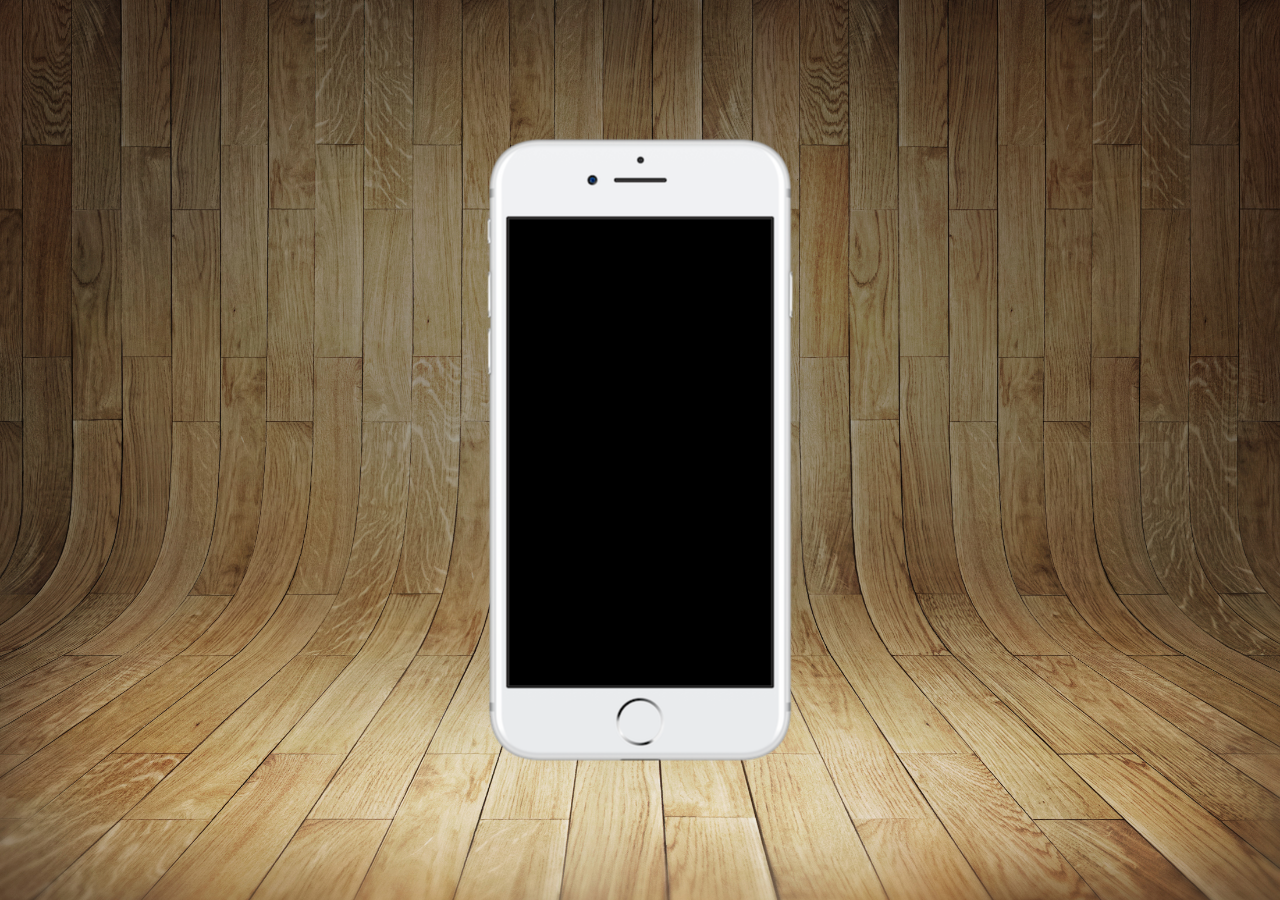
<file: index.html>
<!DOCTYPE html>
<html lang="pt-br">
<head>
    <meta charset="UTF-8">
    <meta name="viewport" content="width=device-width, initial-scale=1.0">
        <link rel="shortcut icon" href="favicon.ico" type="image/x-icon">
        <link rel="stylesheet" href="estilos/style.css">
    <title>meu site</title>
</head>
<body>
    <main>
        <section id="telefone">

        </section>
        <section id="redes-sociais">

        </section>
    </main>
</body>
</html>
</file>
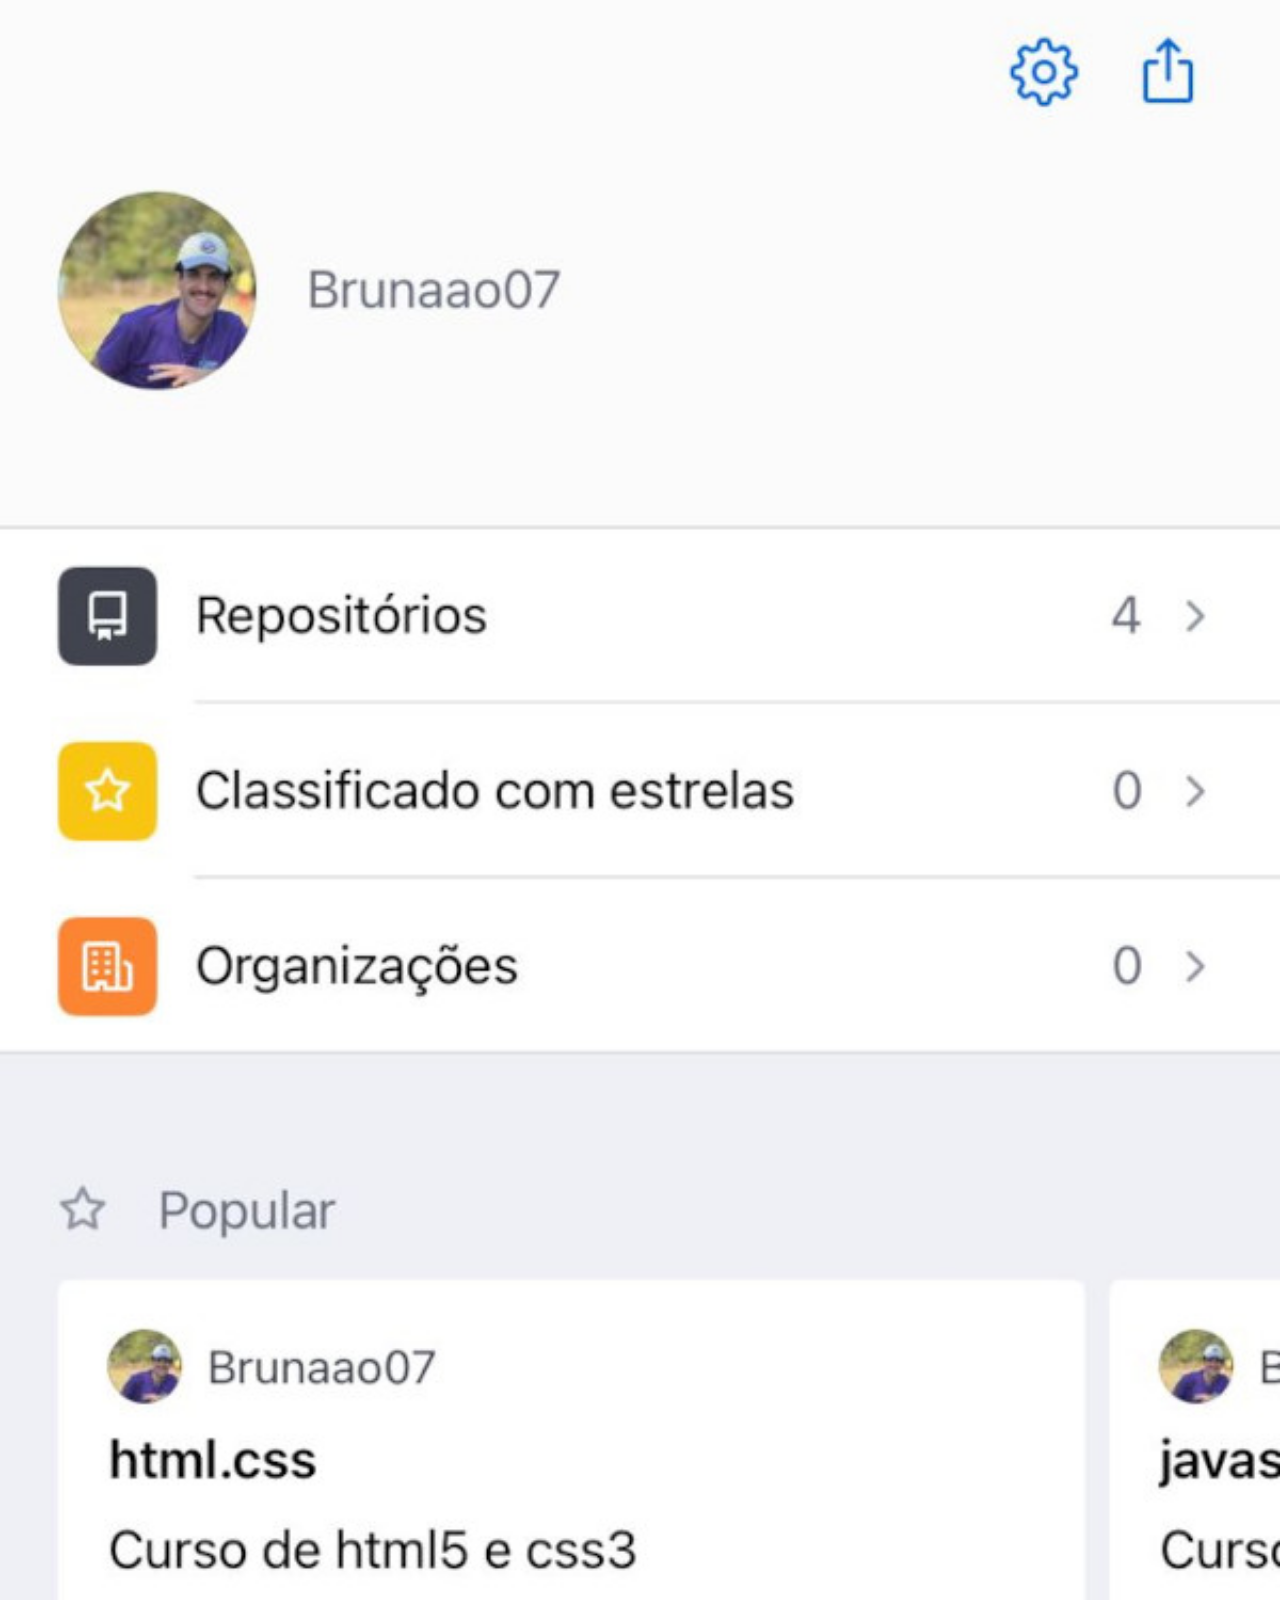
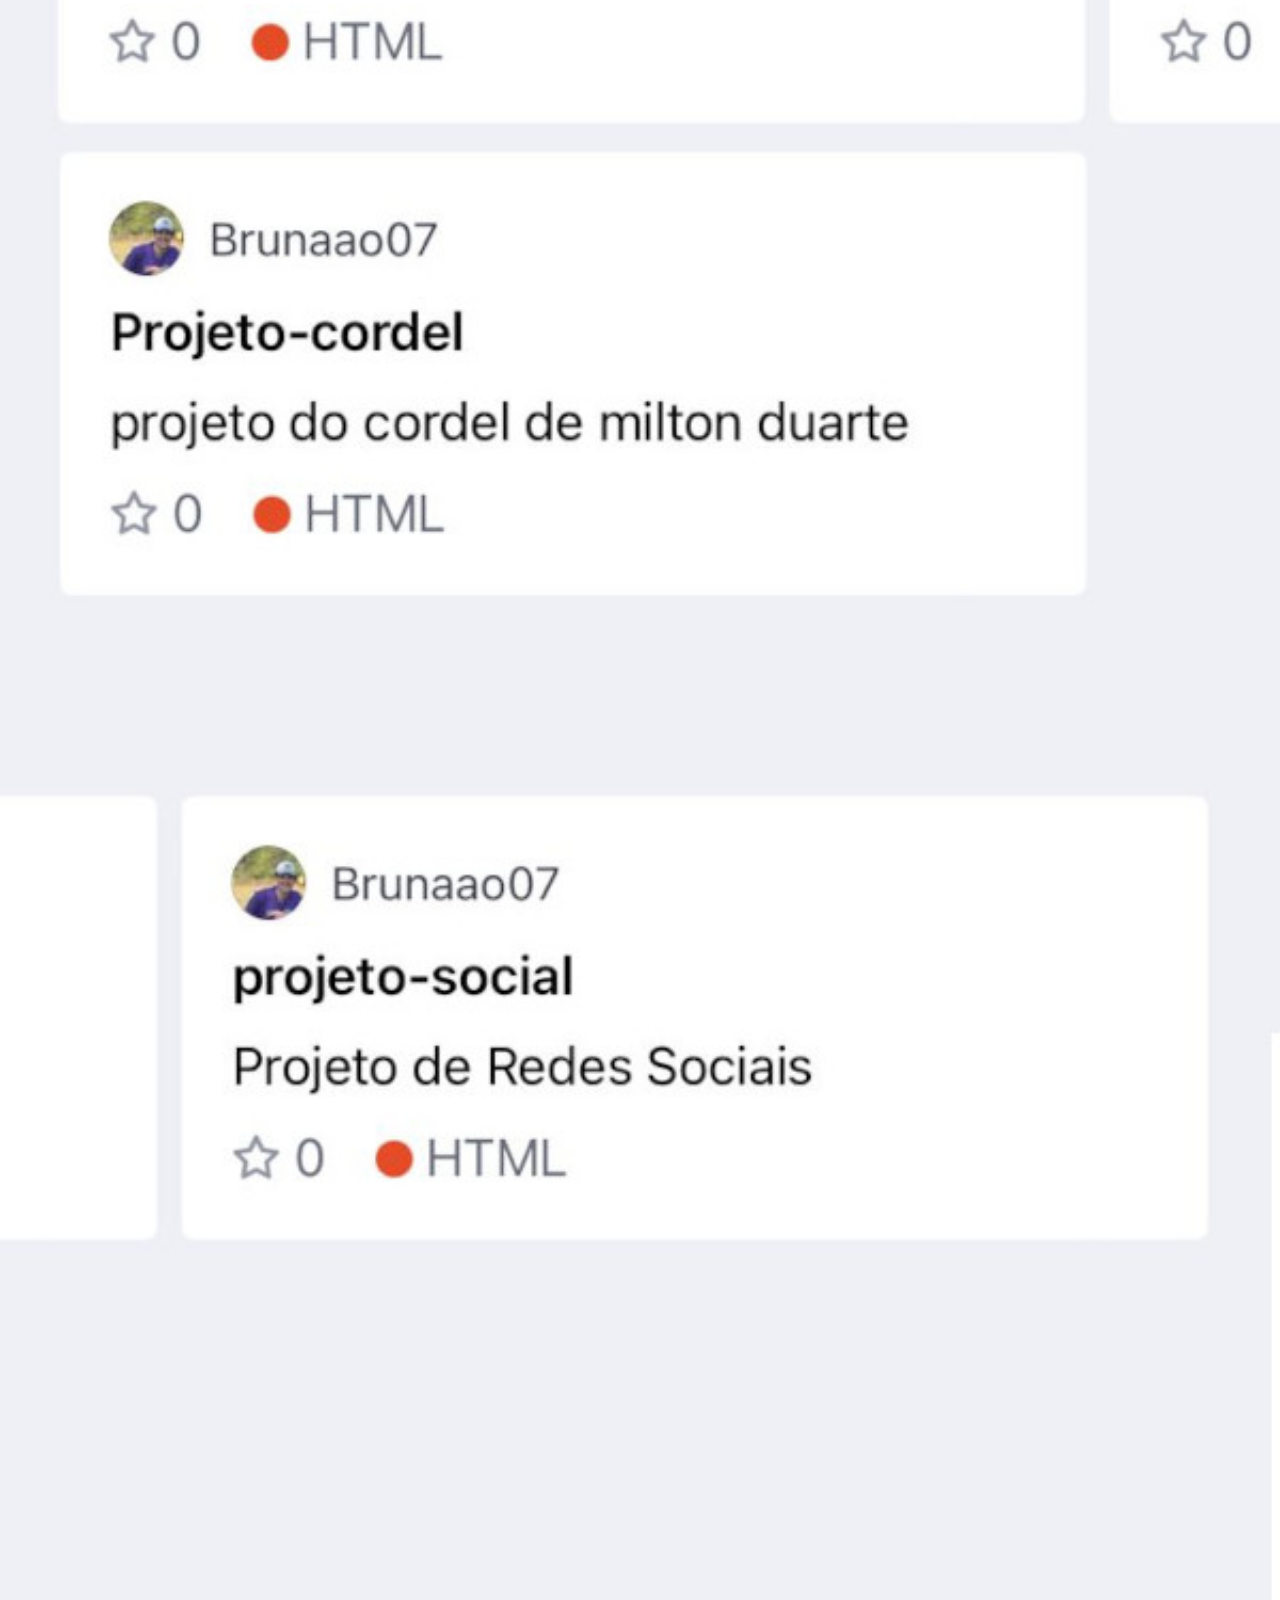
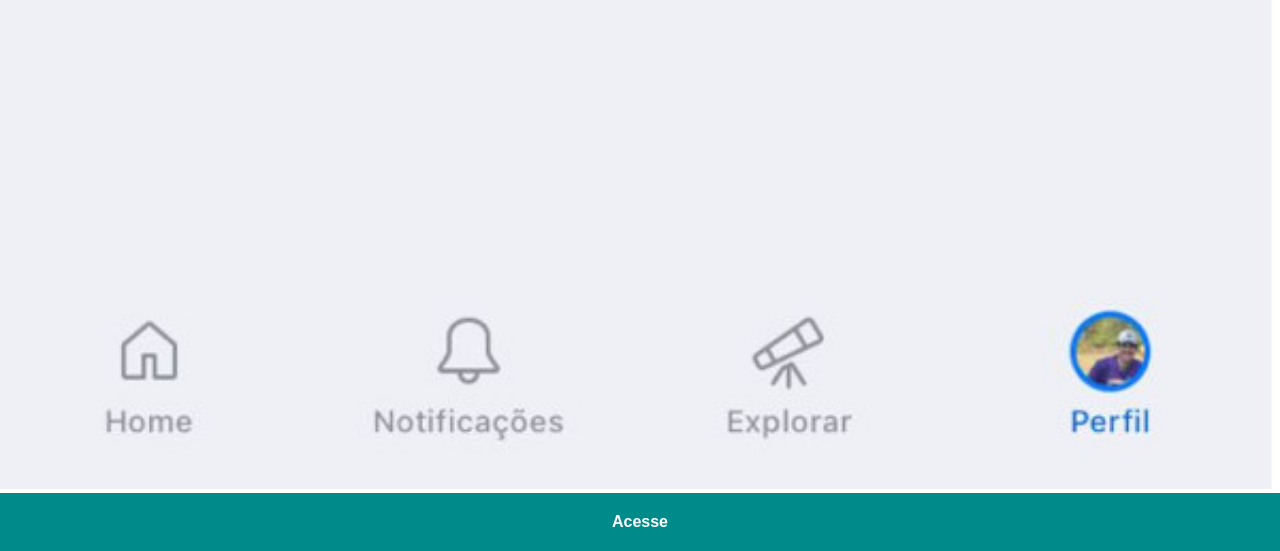
<file: github.html>
<!DOCTYPE html>
<html lang="pt-br">
<head>
    <meta charset="UTF-8">
    <meta name="viewport" content="width=device-width, initial-scale=1.0">
    <title>Github</title>
    <style>
        *{
            margin: 0px;
            padding: 0px;
            font-family: Arial, Helvetica, sans-serif;
        }

        ::-webkit-scrollbar {
            width: 0px;
            height: 0px;
        }

        img {
            width: 100vw;
        }

        a{
            display: block;
            background-color: darkcyan;
            color: white;
            padding: 20px;
            text-align: center;
            font-weight: bolder;
            text-decoration: none;
        }

        a:hover{
            background-color: cyan;
        }
    </style>
</head>
<body>
    <img src="imagens/tela-github.jpg" alt="Github">
    <a href="https://github.com/Brunaao07">Acesse</a>
</body>
</html>
</file>
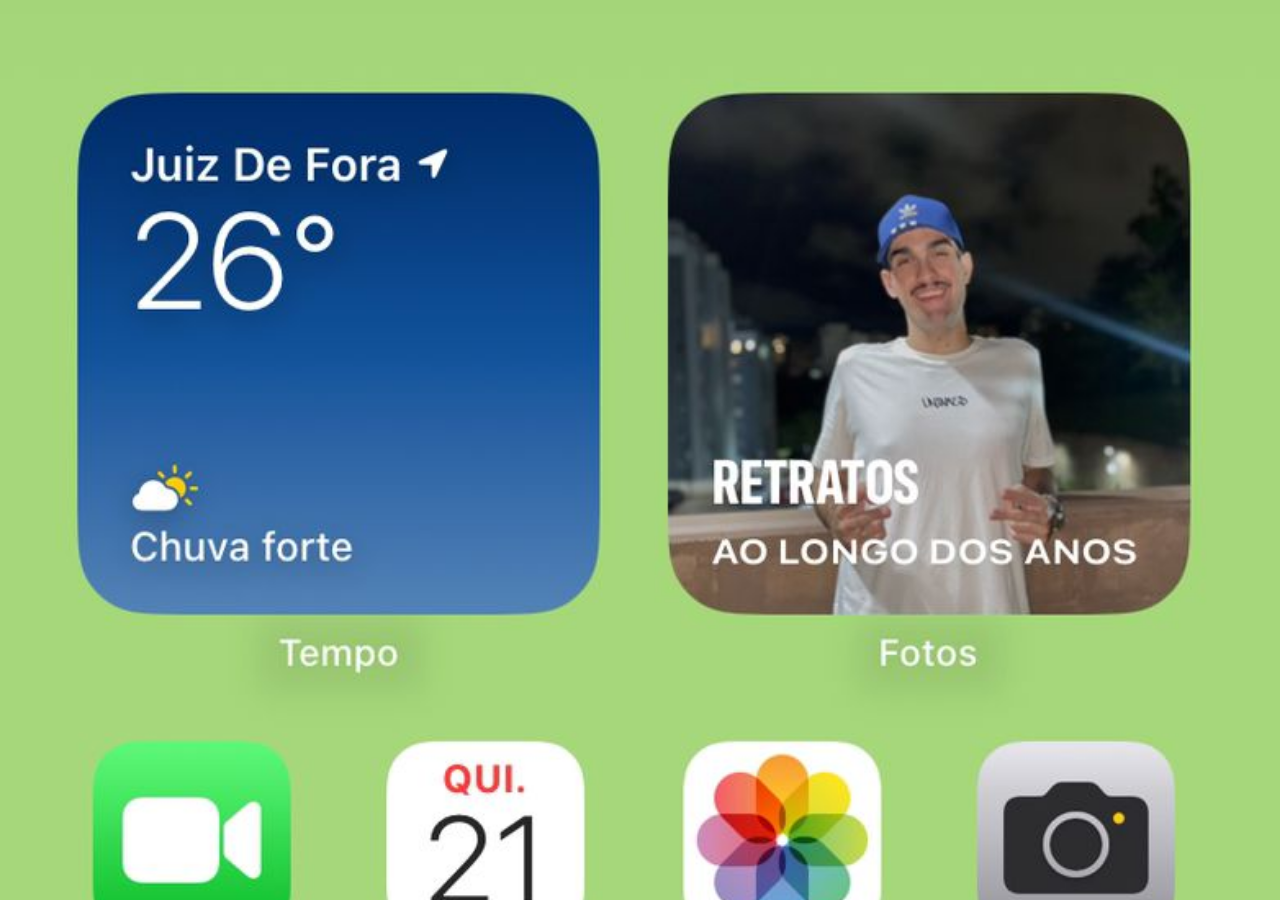
<file: home.html>
<!DOCTYPE html>
<html lang="pt-br">
<head>
    <meta charset="UTF-8">
    <meta name="viewport" content="width=device-width, initial-scale=1.0">
    <title>home</title>
</head>
<body>
    <style>
        *{
            margin: 0px;
            padding: 0px;
        }

        body{
            width: 100vw;
            height: 100vh;
            background: black url(imagens/tela-home.jpg) no-repeat top center;
            background-size: cover;
        }
    </style>
</body>
</html>
</file>
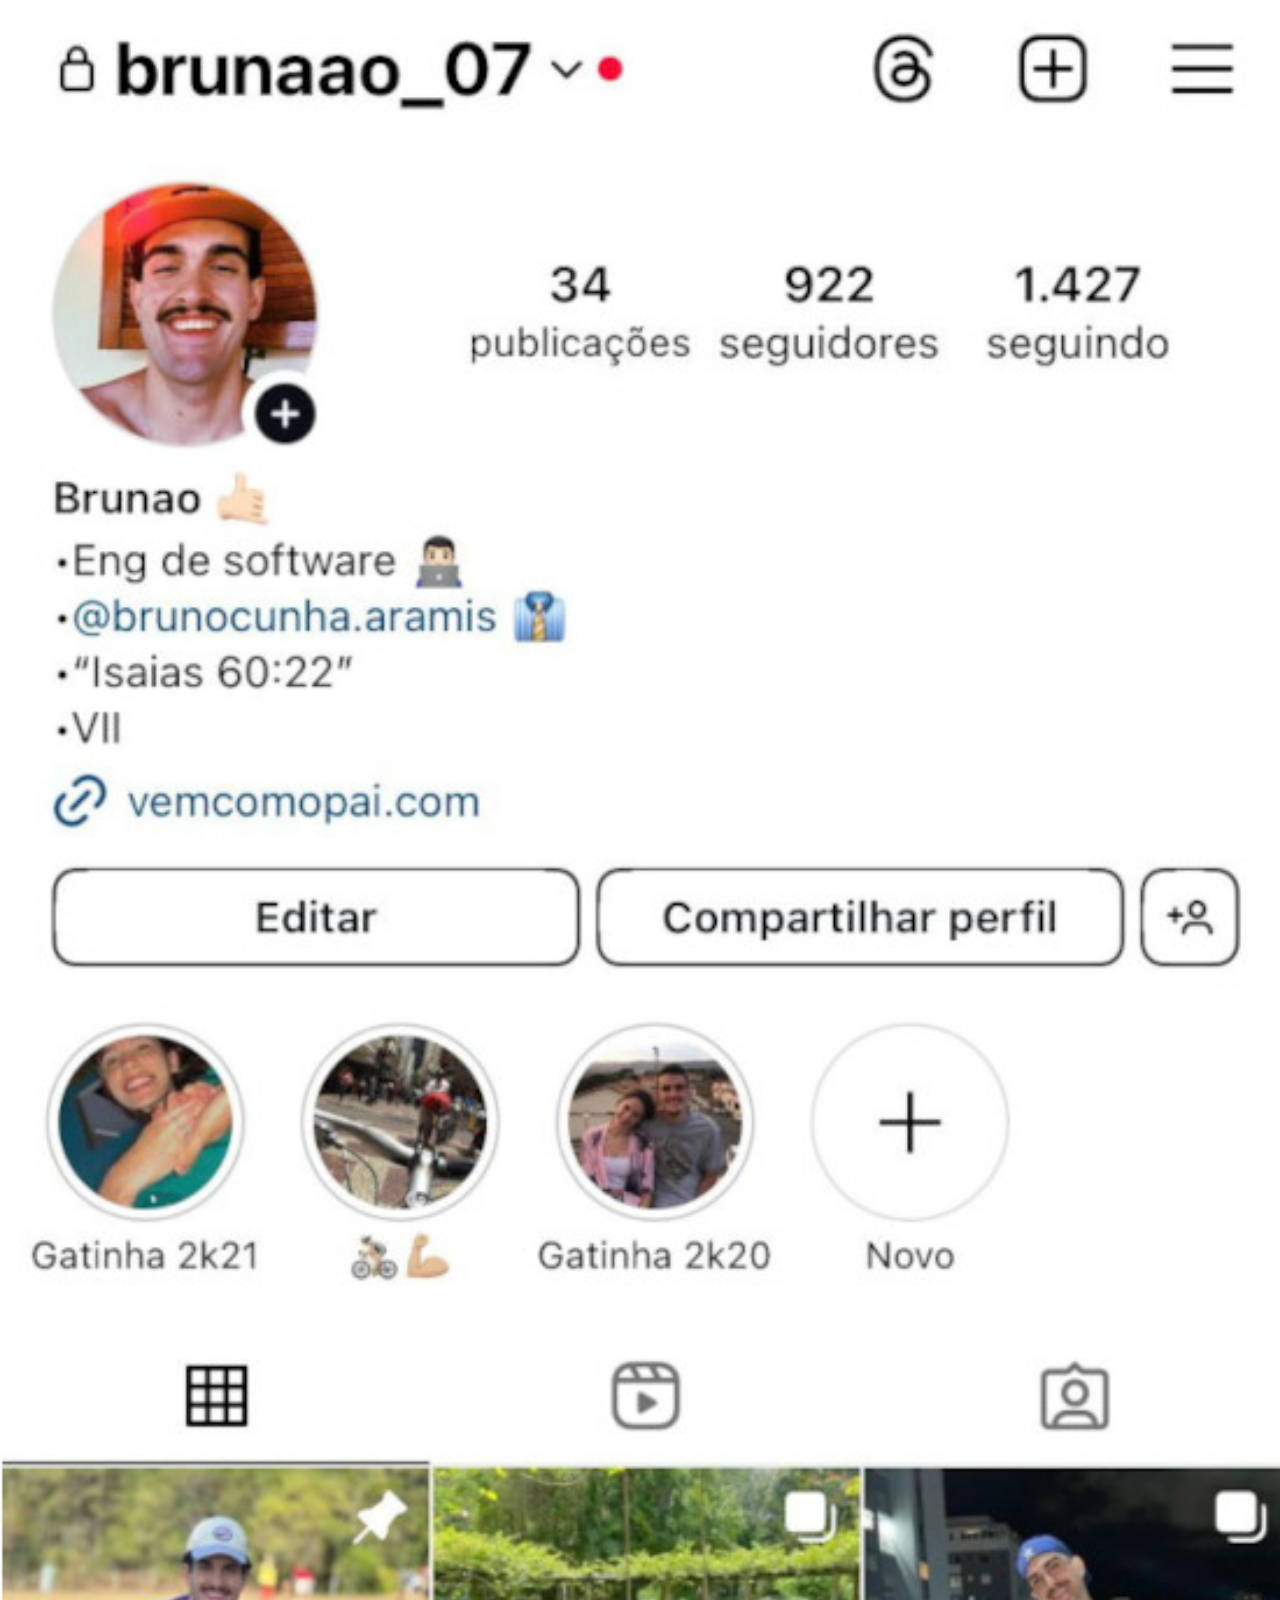
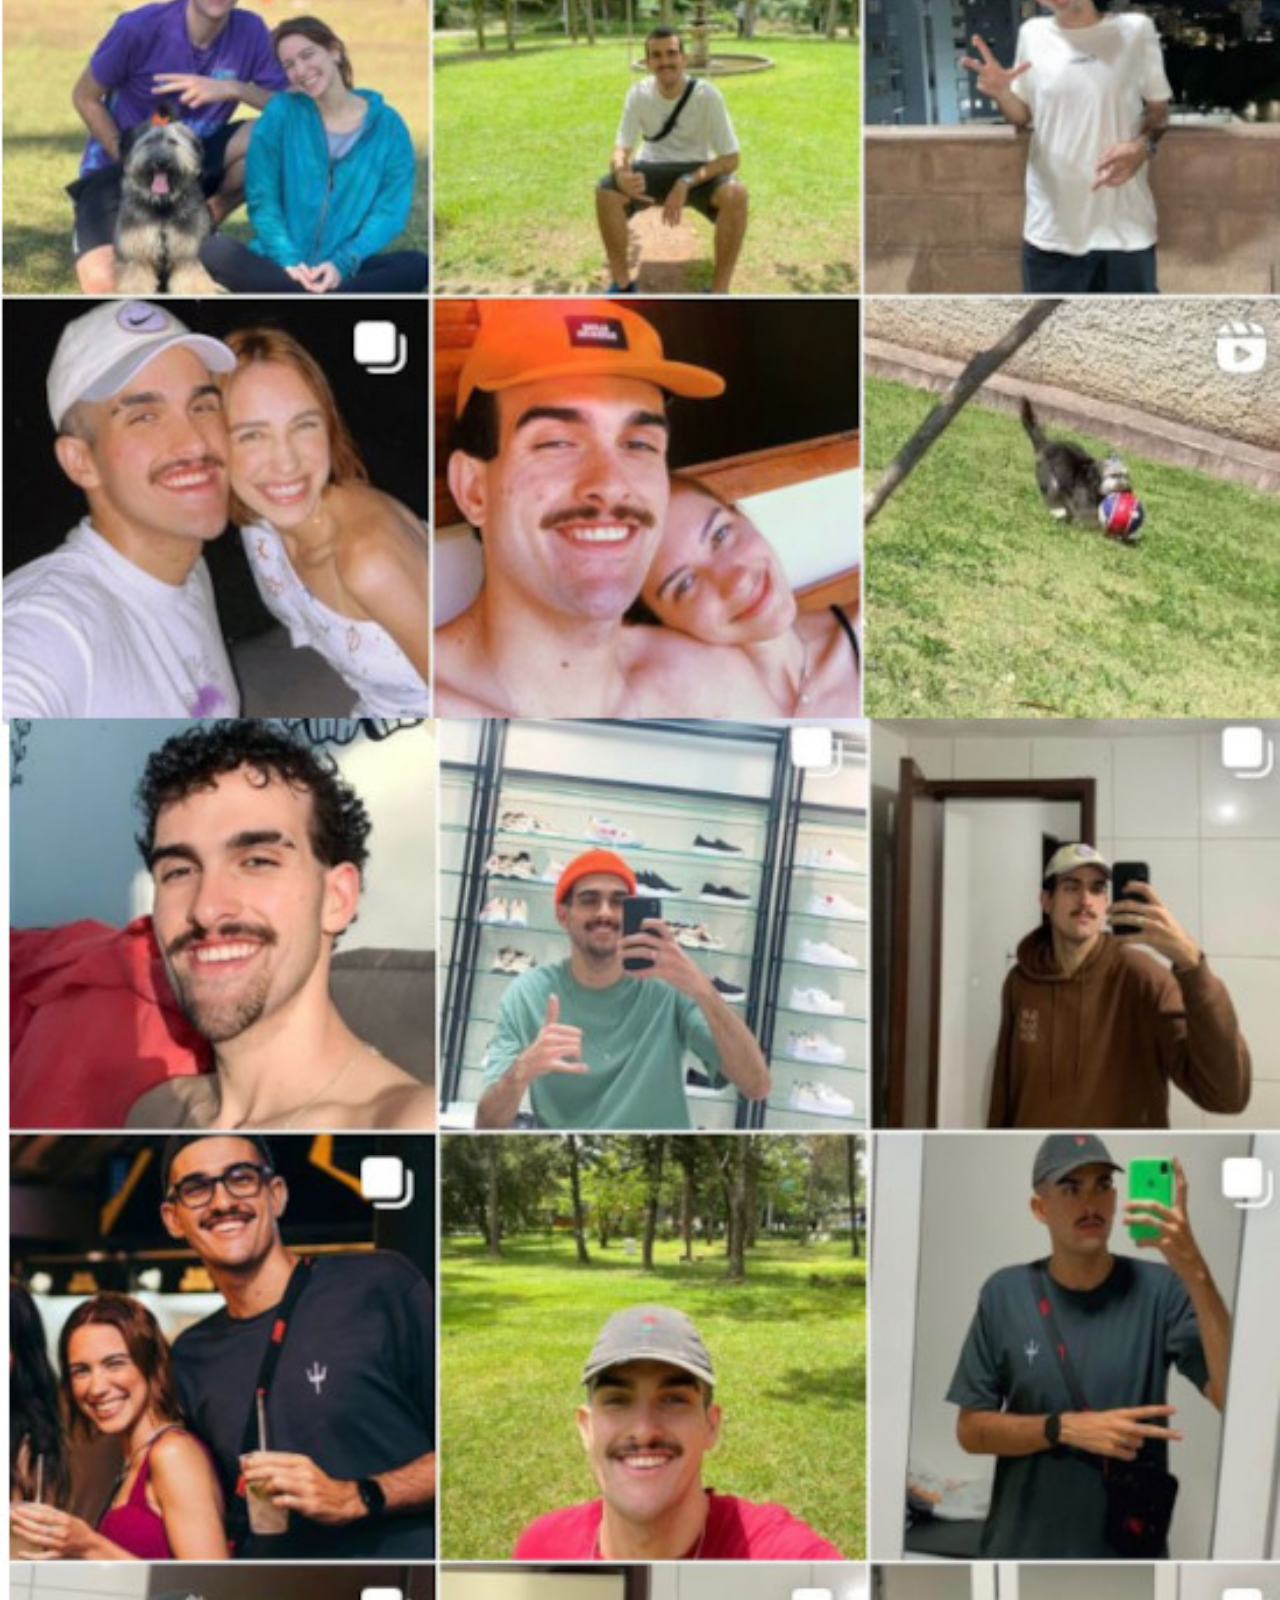
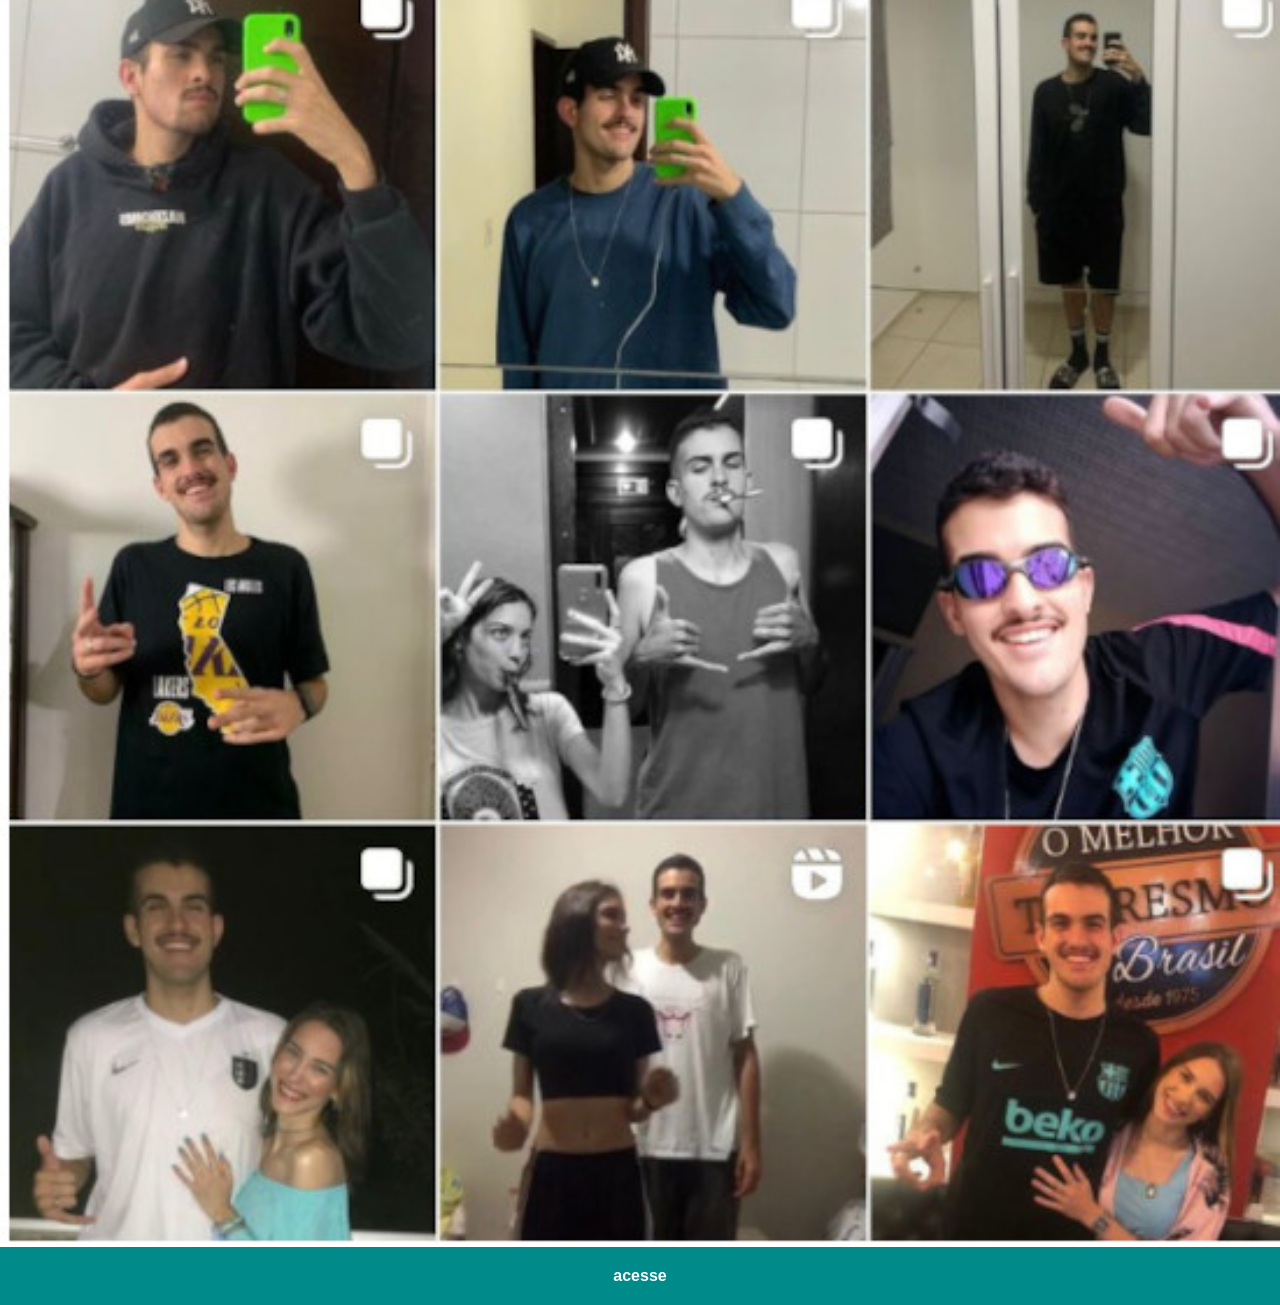
<file: instabruno.html>
<!DOCTYPE html>
<html lang="pt-br">
<head>
    <meta charset="UTF-8">
    <meta name="viewport" content="width=device-width, initial-scale=1.0">
    <title>insta bruno</title>
    <style>
        *{
            margin: 0px;
            padding: 0px;
            font-family: Arial, Helvetica, sans-serif;
        }

        ::-webkit-scrollbar {
            width: 0px;
            height: 0px;
        }

        img {
            width: 100vw;
        }

        a{
            display: block;
            background-color: darkcyan;
            color: white;
            padding: 20px;
            text-align: center;
            font-weight: bolder;
            text-decoration: none;
        }

        a:hover{
            background-color: cyan;
        }
    </style>
</head>
<body>
    <img src="imagens/tela-instabruno.jpg" alt="insta bruno">
    <a href="https://www.instagram.com/brunaao_07/">acesse</a>
</body>
</html>
</file>
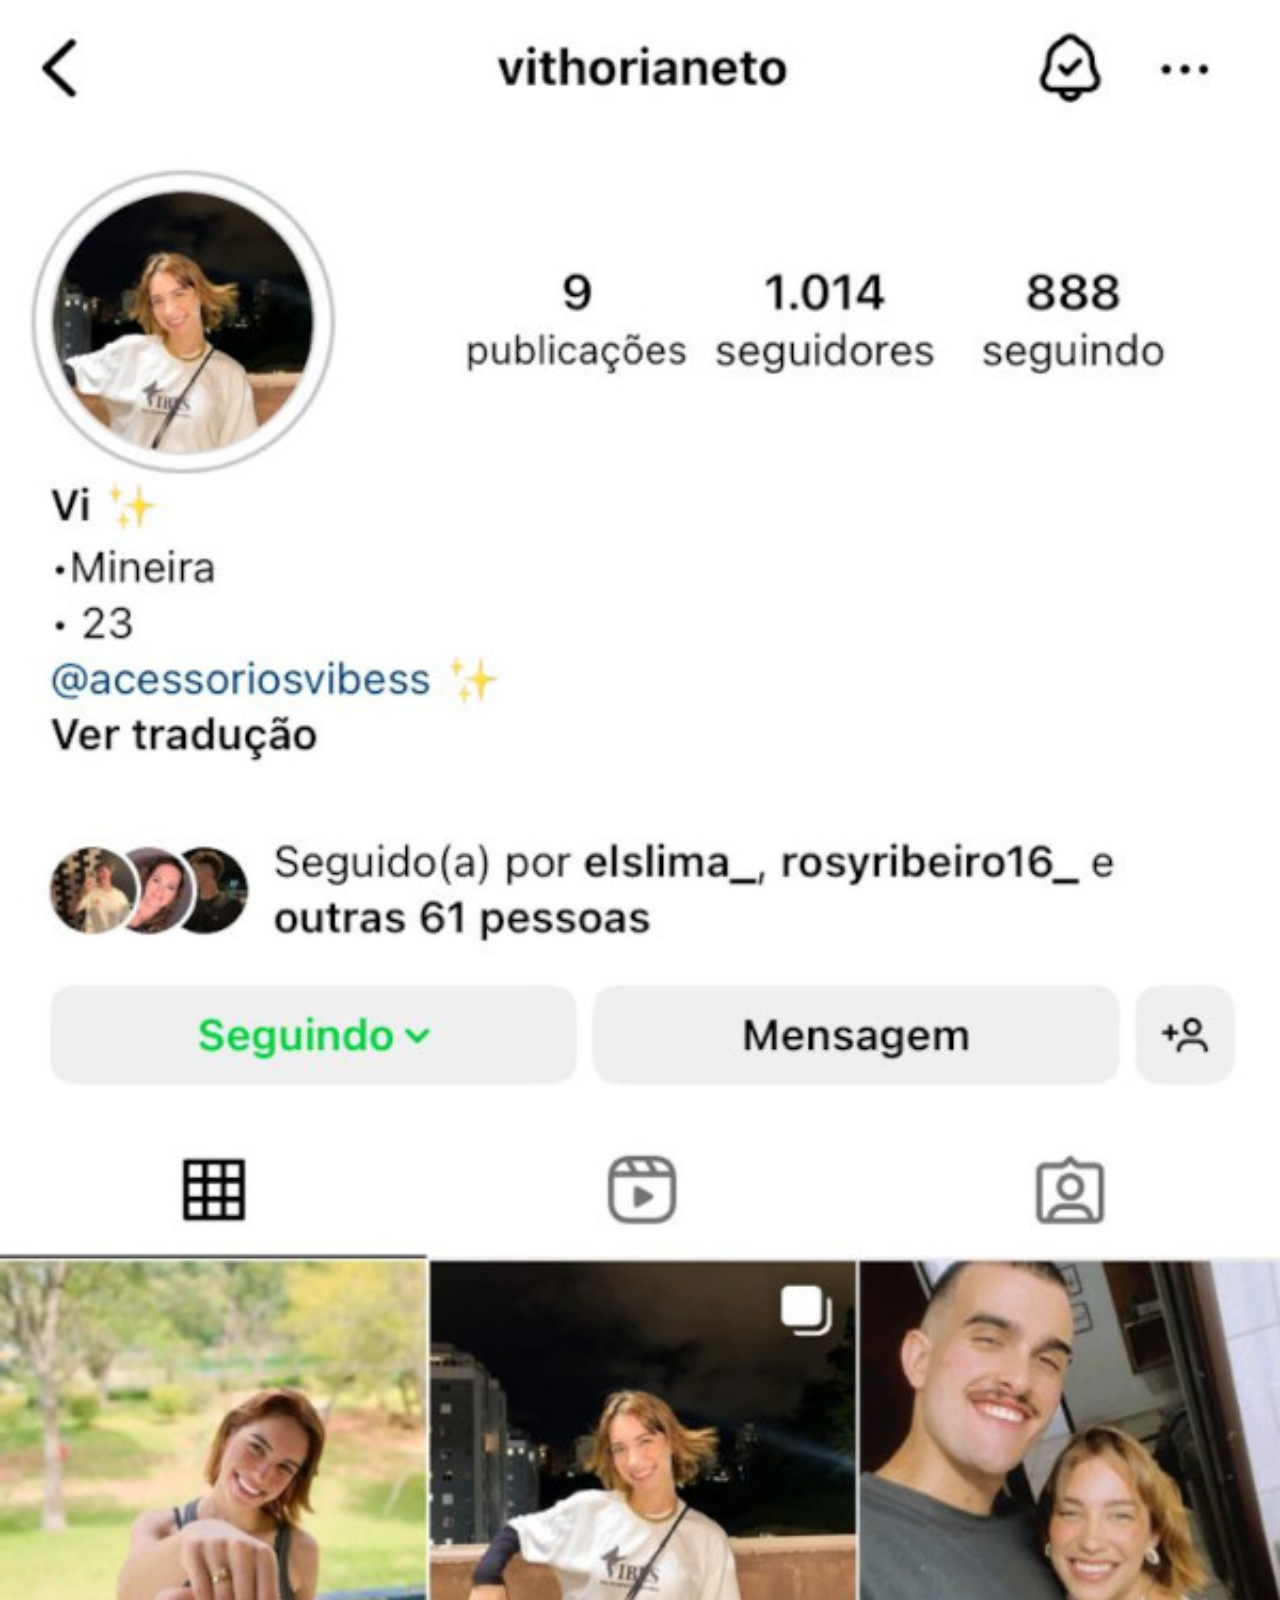
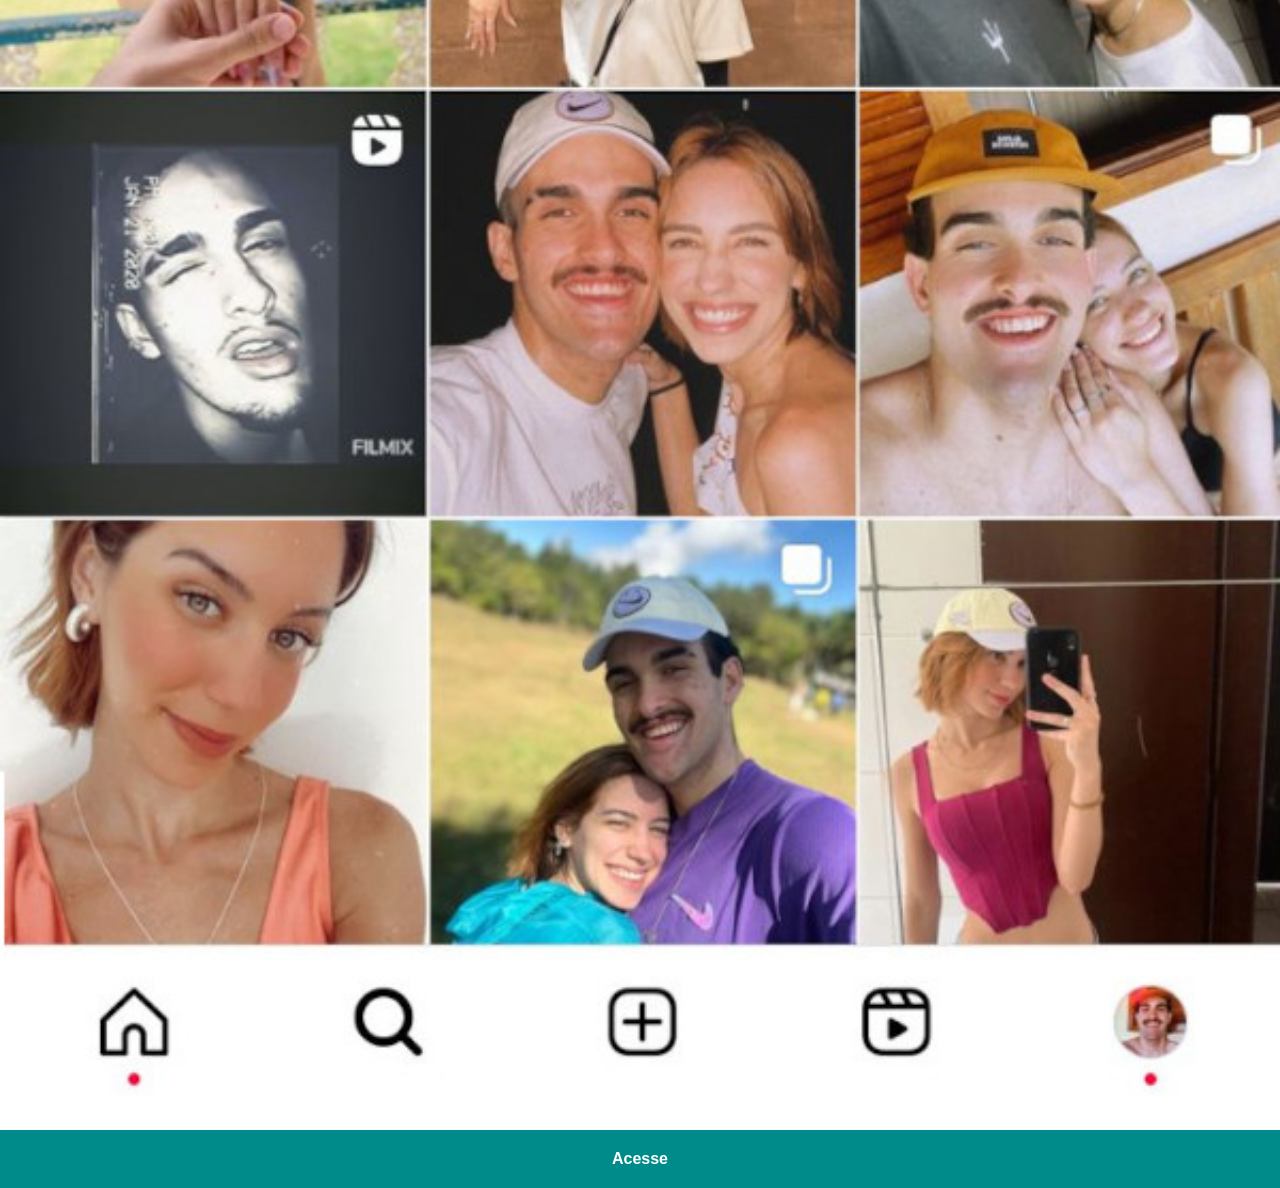
<file: instagram.html>
<!DOCTYPE html>
<html lang="pt-br">
<head>
    <meta charset="UTF-8">
    <meta name="viewport" content="width=device-width, initial-scale=1.0">
    <title>instagram</title>
    <style>
        *{
            margin: 0px;
            padding: 0px;
            font-family: Arial, Helvetica, sans-serif;
        }

        ::-webkit-scrollbar {
            width: 0px;
            height: 0px;
        }

        img {
            width: 100vw;
        }

        a{
            display: block;
            background-color: darkcyan;
            color: white;
            padding: 20px;
            text-align: center;
            font-weight: bolder;
            text-decoration: none;
        }

        a:hover{
            background-color: cyan;
        }
    </style>
</head>
<body>
    <img src="imagens/tela-instavi.jpg" alt="instagram vi">
    <a href="https://www.instagram.com/vithorianeto/" target="_blank">Acesse</a>
</body>
</html>
</file>
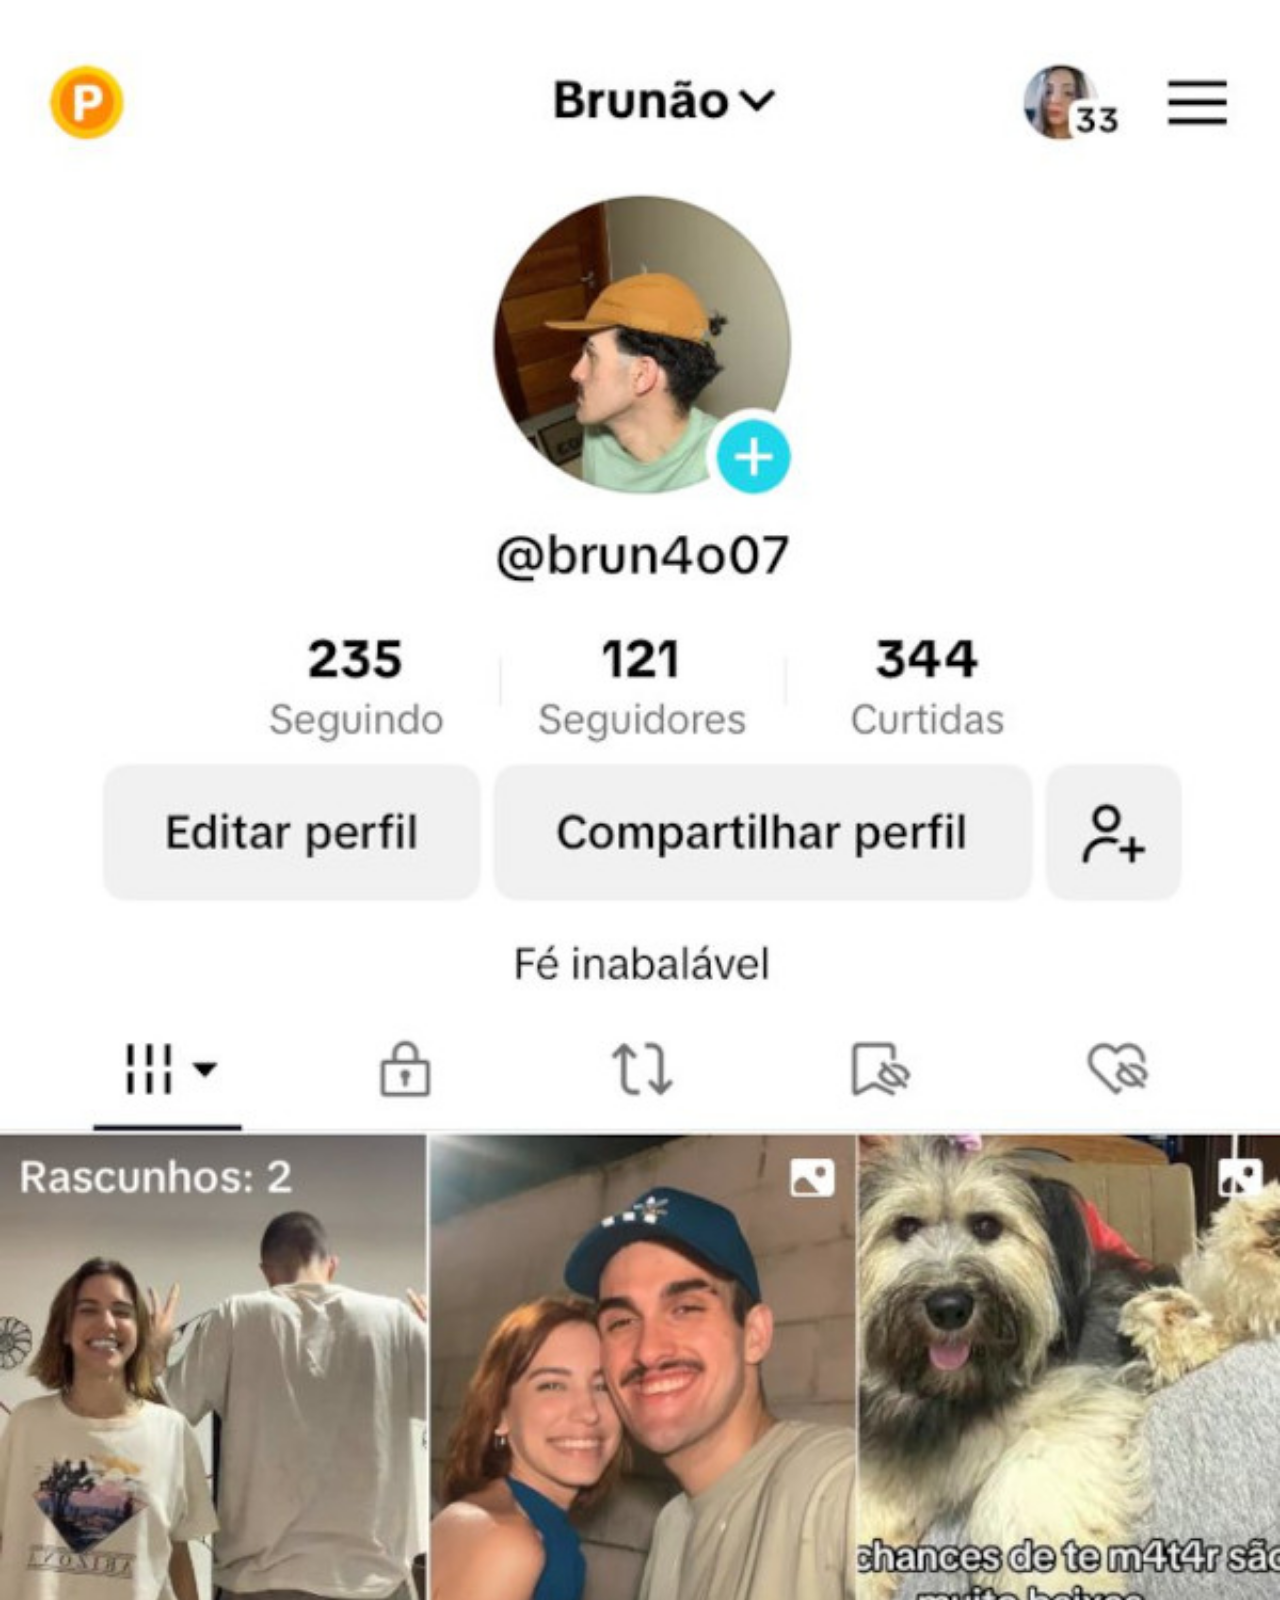
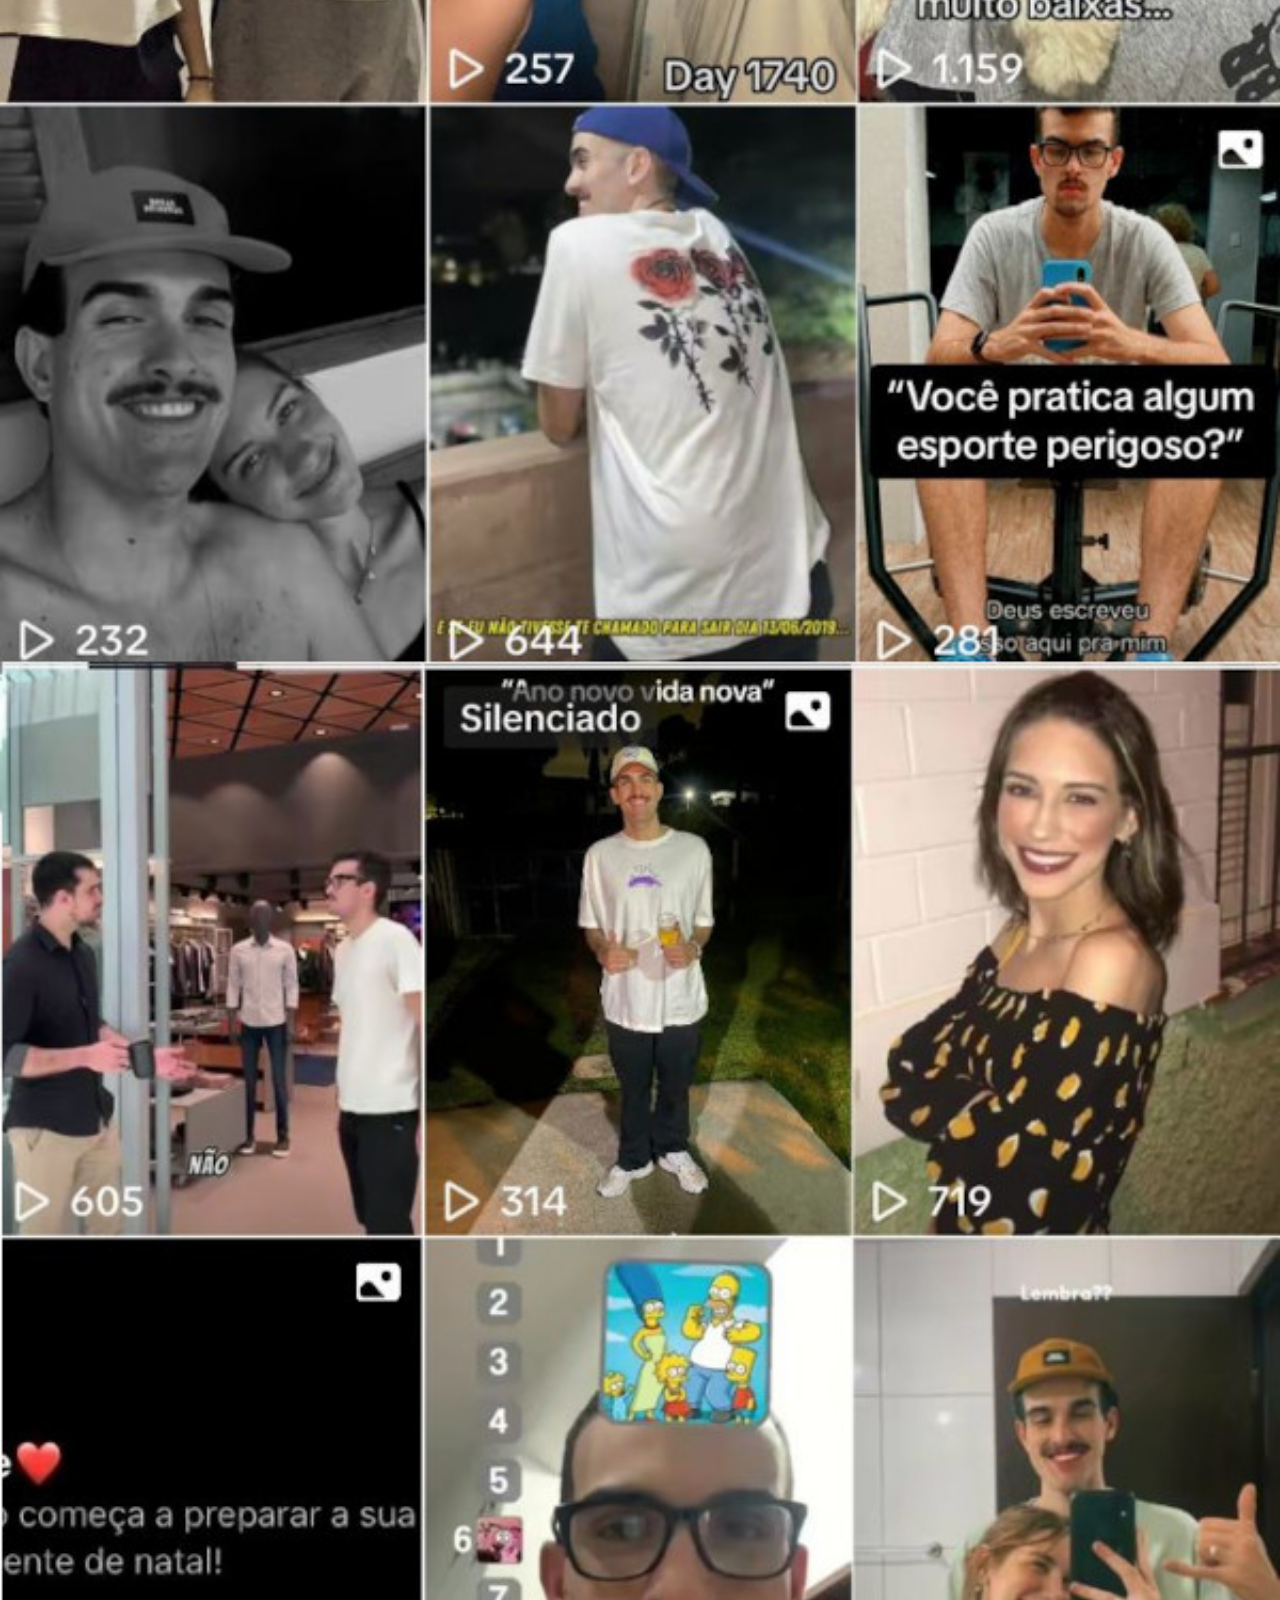
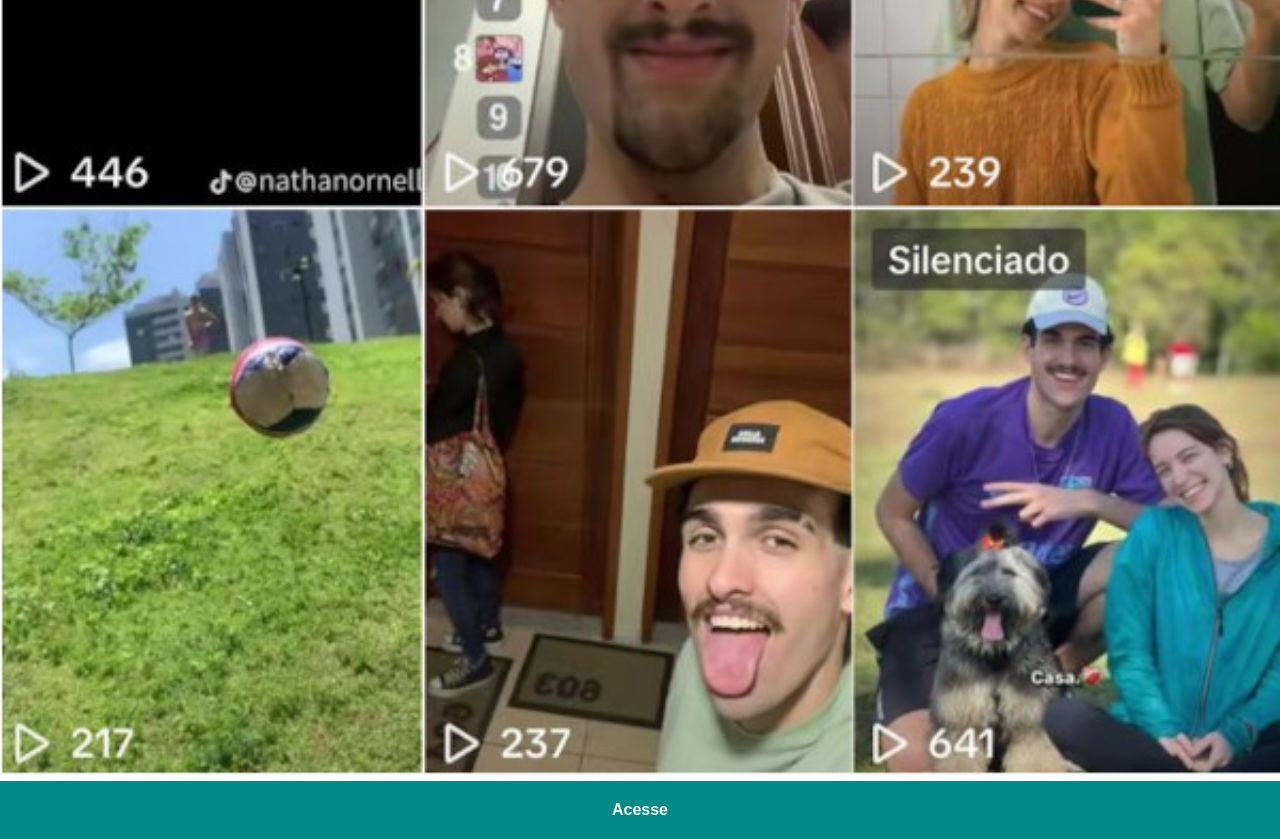
<file: tiktok.html>
<!DOCTYPE html>
<html lang="pt-br">
<head>
    <meta charset="UTF-8">
    <meta name="viewport" content="width=device-width, initial-scale=1.0">
    <title>Tiktok</title>
    <style>
        *{
            margin: 0px;
            padding: 0px;
            font-family: Arial, Helvetica, sans-serif;
        }

        ::-webkit-scrollbar {
            width: 0px;
            height: 0px;
        }

        img {
            width: 100vw;
        }

        a{
            display: block;
            background-color: darkcyan;
            color: white;
            padding: 20px;
            text-align: center;
            font-weight: bolder;
            text-decoration: none;
        }

        a:hover{
            background-color: cyan;
        }
    </style>
</head>
<body>
    <img src="imagens/tela-tiktok.jpg" alt="Tiktok">
    <a href="https://www.tiktok.com/@brun4o07">Acesse</a>
</body>
</html>
</file>
<file: estilos/style.css>
@chanset utf-8;

*{
    margin: 0px;
    padding: 0px;
    font-family: Arial, Helvetica, sans-serif;
}

html,body {
    height: 100vh;
    width: 100vw;
    background-color: black;
}

body{
    background: url(../imagens/fundo-madeira.jpg) no-repeat top center;
    background-size: cover;
    background-attachment: fixed;
}
main{
    height: 100vh;
    position: relative;
}

section#telefone {
    position: absolute;
    top: 50%;
    left: 50%;
    transform: translate(-50%,-50%);

    height: 627px;
    width: 311px;
    background: url(../imagens/frame-iphone.png) no-repeat
}

iframe#tela{
    position: relative;
    top: 80px;
    left: 22px;
    width: 267px;
    height: 471px;
}

section#redes-sociais {
    text-align: right;
}
section#redes-sociais img{
    width: 50px;
    margin: 10px;
    border-radius: 50%;
    box-shadow: 2px 2px 5px black;
    box-sizing: border-box;
}

section#redes-sociais img:hover  {
    border: 2px solid white; 
    transform: translate(-3px -3px);
    box-shadow: 5px 5px 10px black;
    transition: transform 0.5s;
}
</file>
